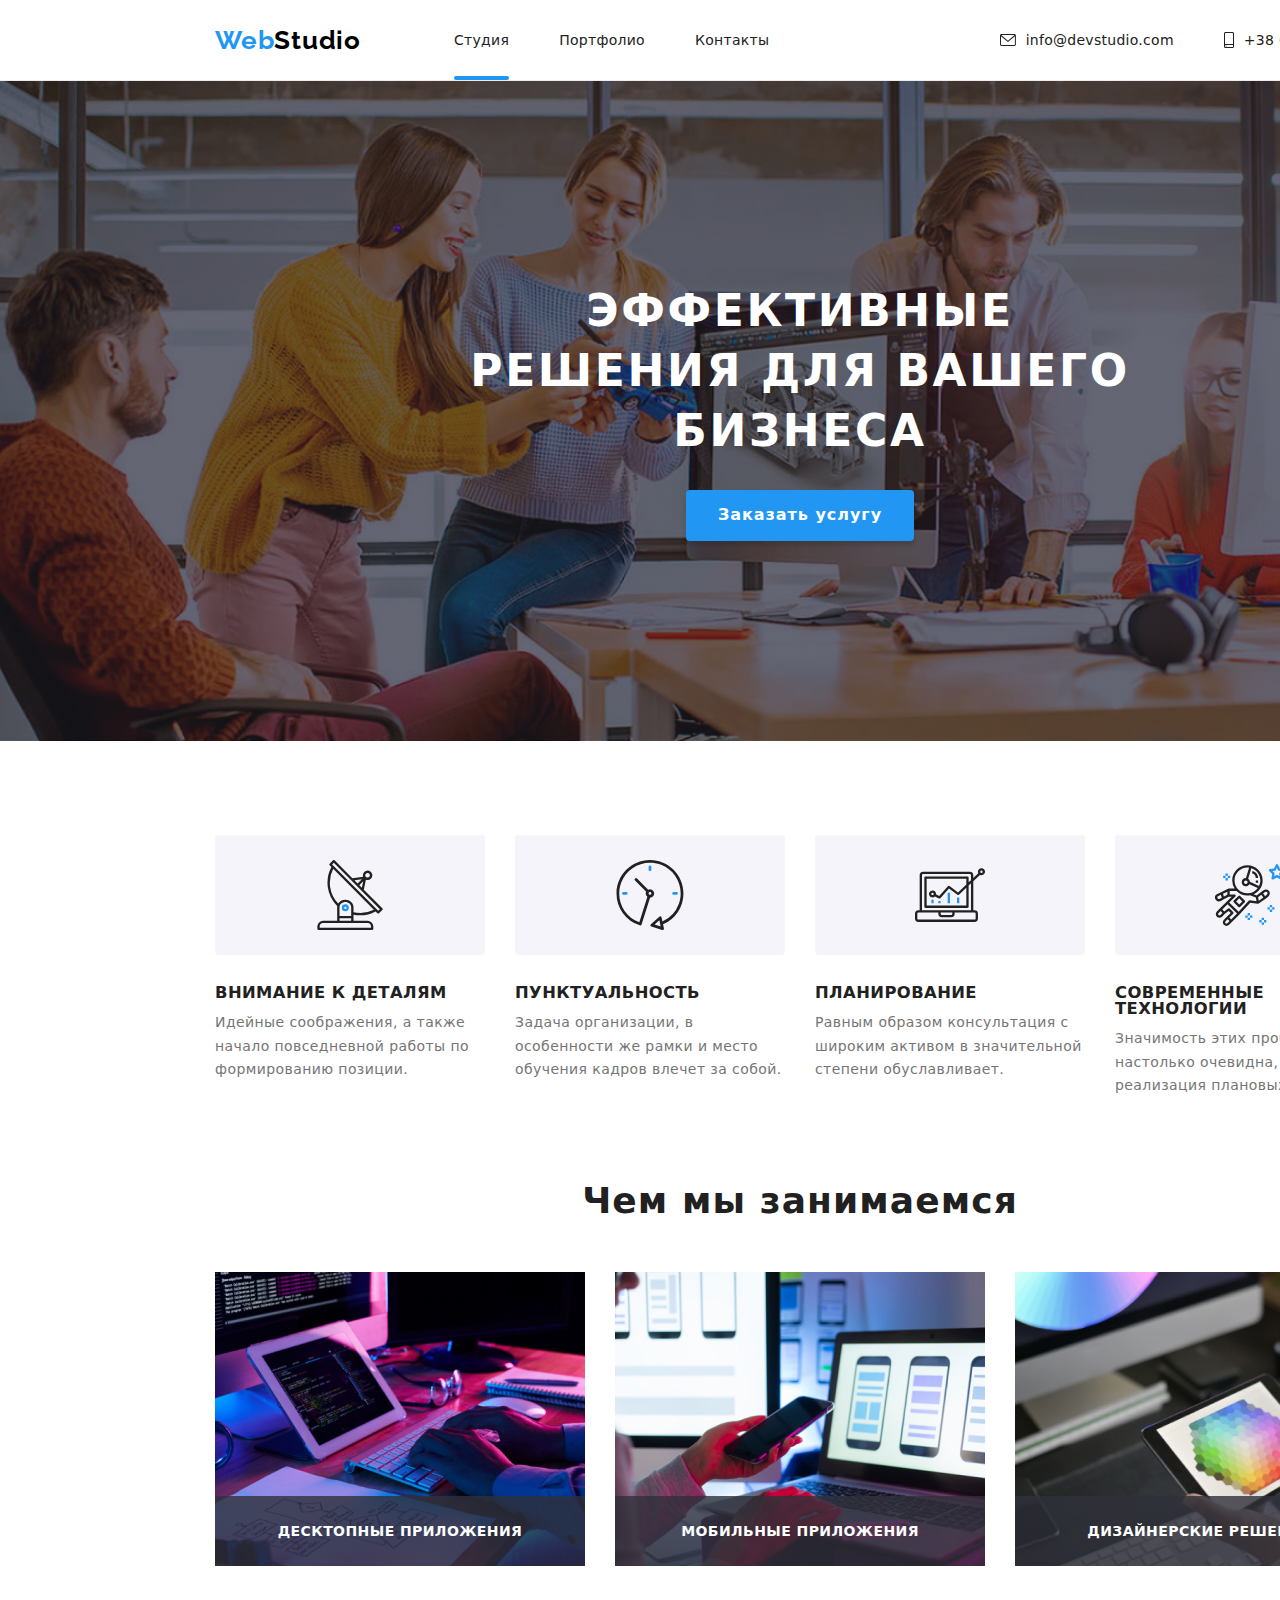
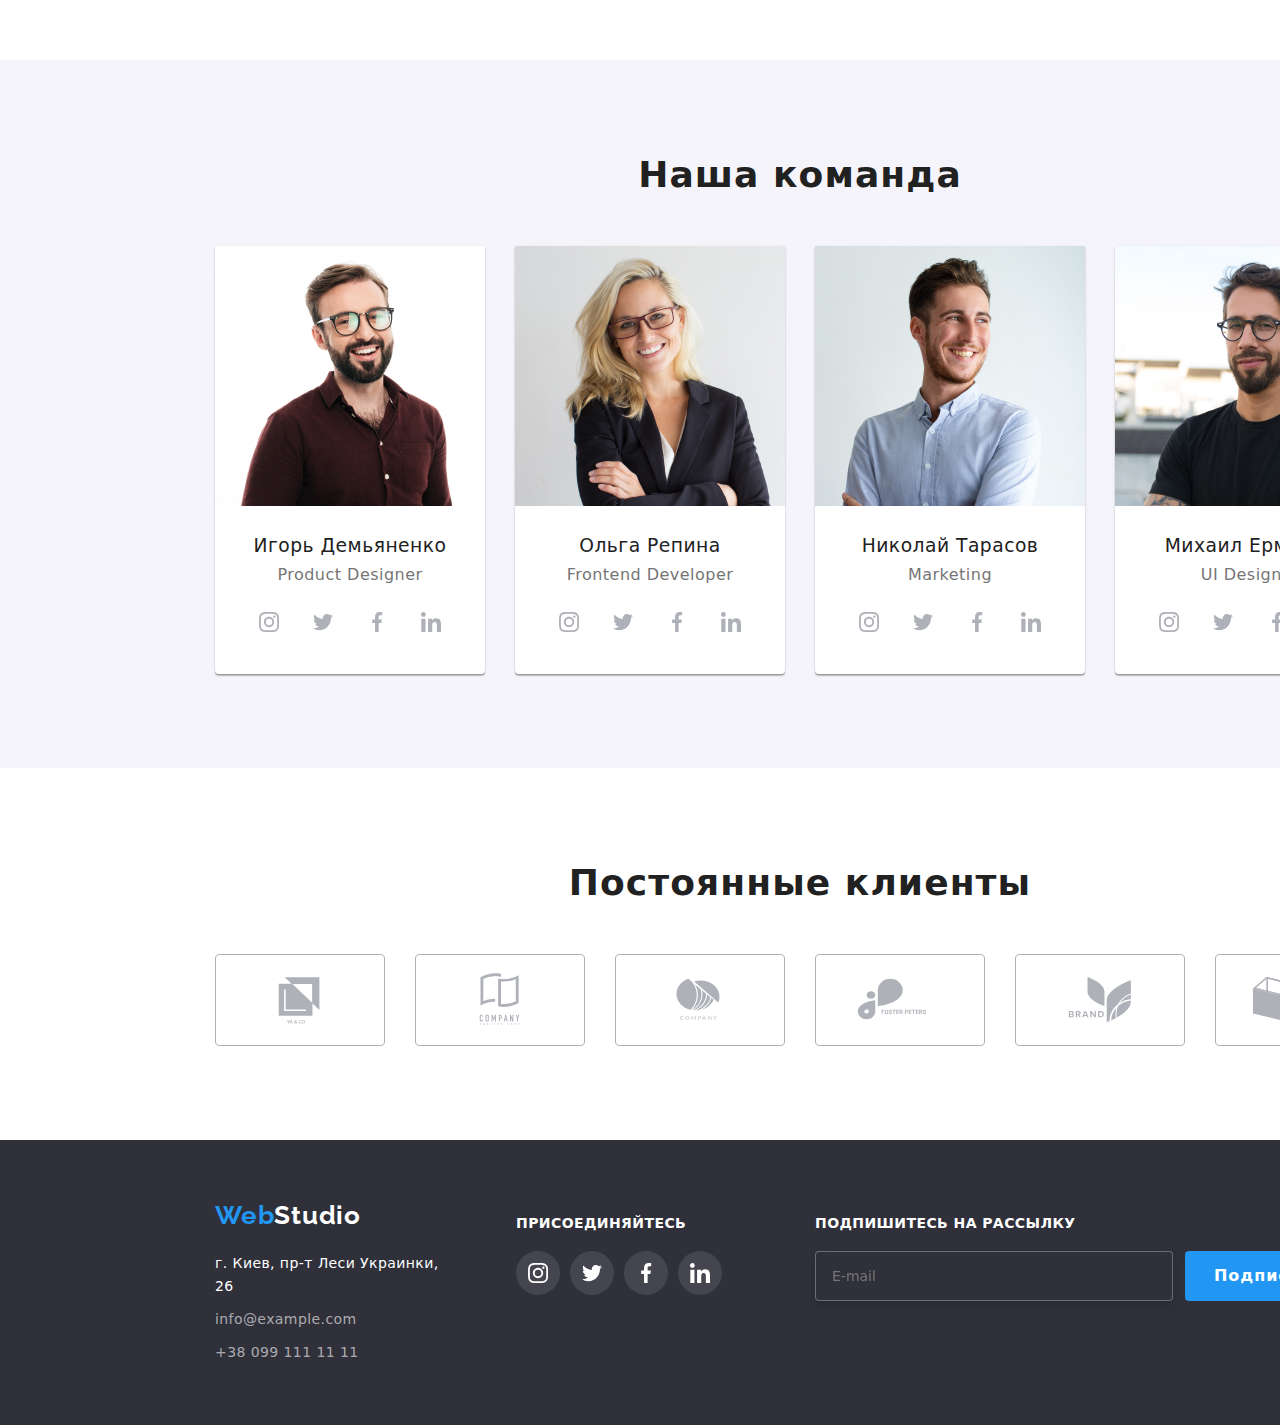
<file: index.html>
<!DOCTYPE html>
<html lang="ru">
  <head>
    <meta charset="UTF-8" />
    <meta name="viewport" content="width-device-width, initial-scale=1.0" />
    <title>Студія</title>
    <link
      rel="stylesheet"
      href="https://cdnjs.cloudflare.com/ajax/libs/animate.css/4.1.1/animate.min.css"
    />
    <link rel="stylesheet" href="./css/main.min.css" />
    <link rel="stylesheet" href="./css/styles.css" />
    <link rel="preconnect" href="https://fonts.googleapis.com" />
    <link rel="preconnect" href="https://fonts.gstatic.com" crossorigin />
    <link
      rel="stylesheet"
      href="https://fonts.googleapis.com/css2?family=Raleway:wght@700&family=Roboto:wght@400;500;700;900&display=swap"
    />
    <link
      rel="stylesheet"
      href="https://cdnjs.cloudflare.com/ajax/libs/modern-normalize/1.1.0/modern-normalize.min.css"
    />
  </head>

  <body class="body" data-body>
    <!-- Section header -->
    <header class="header line">
      <div class="container header__container">
        <nav class="header__nav">
          <!-- Секція Меню навігації -->
          <a class="header__logo link" href="./index.html"
            >Web<span class="header__logo-part2">Studio</span></a
          >
          <ul class="header__list list">
            <li class="header__list-item">
              <a class="header__link link__studio-cl link" href="./index.html">Студия</a>
            </li>
            <li class="header__list-item">
              <a class="header__link link" href="./portfolio.html">Портфолио</a>
            </li>
            <li class="header__list-item">
              <a class="header__link link" href="">Контакты</a>
            </li>
          </ul>
        </nav>
        <!-- Секція Меню навігації Контакти -->
        <div class="header__group">
          <ul class="header__list list">
            <li class="link__item">
              <a class="header__link link__mail link" href="mailto:info@devstudio.com">
                <svg class="link__mail-icon" width="16" height="12">
                  <use href="./images/icons.svg#icon-mail"></use>
                </svg>
                info@devstudio.com
              </a>
            </li>
            <li class="link__item">
              <a class="header__link link__tel link" href="tel:+380961111111">
                <svg class="link__mail-icon" width="10" height="16">
                  <use href="./images/icons.svg#icon-smartphone"></use>
                </svg>
                +38 096 111 11 11
              </a>
            </li>
          </ul>
        </div>
      </div>
    </header>

    <!-- Секція Основна -->
    <main>
      <!-- Секція Заголовок -->
      <section class="header-main">
        <div class="container header-main-container">
          <h1 class="header-txt">Эффективные решения для вашего бизнеса</h1>
          <button class="btn" type="button" data-modal-open>Заказать услугу</button>
        </div>
      </section>

      <!-- Секція Модальне вікно -->
      <div class="backdrop is-hidden" data-modal>
        <div class="modal">
          <button class="modal__close-btn" type="button" data-modal-close>
            <svg width="18px" height="18px">
              <use href="./images/icons.svg#icon-close_btn"></use>
            </svg>
          </button>

          <form class="signup-form" name="signup-form" autocomplete="on" novalidate>
            <strong class="modal-title">Оставьте свои данные, мы вам перезвоним</strong>
            <label class="input-data input-data-name">
              <span class="modal-name">Имя</span>
              <input class="input-area" type="text" name="name" />
              <svg class="icon icon-modal-person" width="18px" height="18px">
                <use xlink:href="./images/icons.svg#icon-modal-person"></use>
              </svg>
            </label>
            <label class="input-data">
              <span class="modal-tel">Телефон</span>
              <input class="input-area" type="tel" name="phone" />
              <svg class="icon icon-modal-phone" width="18px" height="18px">
                <use xlink:href="./images/icons.svg#icon-modal-phone"></use>
              </svg>
            </label>
            <label class="input-data">
              <span class="modal-email">Почта</span>
              <input class="input-area" type="email" name="email" />
              <svg class="icon icon-modal-email" width="18px" height="18px">
                <use xlink:href="./images/icons.svg#icon-modal-email"></use>
              </svg>
            </label>
            <label class="input-data">
              <span class="modal-message">Комментарий</span>
              <textarea
                class="input-area-box modal-message-txt"
                name="message"
                cols="30"
                rows="10"
                placeholder="Введите текст"
              ></textarea>
            </label>
            <label class="checkbox">
              <input
                class="checkbox-sqr visually-hidden"
                type="checkbox"
                name="checkbox"
                value="check-mark"
              />
              <svg class="icon icon-modal-box" width="16px" height="15px">
                <use xlink:href="./images/icons.svg#icon-checked"></use>
              </svg>
              Соглашаюсь с рассылкой и принимаю
              <span>
                <a class="agreement-link link" href="">Условия договора</a>
              </span>
            </label>

            <button class="btn" type="submit">Отправить</button>
          </form>
        </div>
      </div>

      <!-- Секція Особливості -->
      <section class="features">
        <div class="container features__container">
          <h2 hidden>Особенности</h2>
          <ul class="features__list list">
            <li class="features__list-item">
              <div class="features__img-box">
                <svg class="features__icon" width="70" height="70">
                  <use href="./images/icons.svg#icon-antenna"></use>
                </svg>
              </div>
              <h3 class="features__title">Внимание к деталям</h3>
              <p class="features__txt">
                Идейные соображения, а также начало повседневной работы по формированию позиции.
              </p>
            </li>
            <li class="features__list-item">
              <div class="features__img-box">
                <svg class="features__icon" width="70" height="70">
                  <use href="./images/icons.svg#icon-clock"></use>
                </svg>
              </div>
              <h3 class="features__title">Пунктуальность</h3>
              <p class="features__txt">
                Задача организации, в особенности же рамки и место обучения кадров влечет за собой.
              </p>
            </li>
            <li class="features__list-item">
              <div class="features__img-box">
                <svg class="features__icon" width="70" height="70">
                  <use href="./images/icons.svg#icon-diagram"></use>
                </svg>
              </div>
              <h3 class="features__title">Планирование</h3>
              <p class="features__txt">
                Равным образом консультация с широким активом в значительной степени обуславливает.
              </p>
            </li>
            <li class="features__list-item">
              <div class="features__img-box">
                <svg class="features__icon" width="70" height="70">
                  <use href="./images/icons.svg#icon-astronaut"></use>
                </svg>
              </div>
              <h3 class="features__title">Современные технологии</h3>
              <p class="features__txt">
                Значимость этих проблем настолько очевидна, что реализация плановых заданий.
              </p>
            </li>
          </ul>
        </div>
      </section>

      <!-- Секція Чим ми займаємося -->
      <section class="our-work">
        <div class="container our-work-container">
          <h2 class="title our-work-title">Чем мы занимаемся</h2>
          <ul class="our-work-list list">
            <li class="work-list-item">
              <img
                class="our-work-img"
                src="./images/portfolio/portfolio-1.jpg"
                alt="Компьютер"
                width="370"
                height="294"
              />
              <p class="work-item-title">Десктопные приложения</p>
            </li>
            <li class="work-list-item">
              <img
                class="our-work-img"
                src="./images/portfolio/portfolio-2.jpg"
                alt="Ноутбук"
                width="370"
                height="294"
              />
              <p class="work-item-title">Мобильные приложения</p>
            </li>
            <li class="work-list-item">
              <img
                class="our-work-img"
                src="./images/portfolio/portfolio-3.jpg"
                alt="Планшет"
                width="370"
                height="294"
              />
              <p class="work-item-title">Дизайнерские решения</p>
            </li>
          </ul>
        </div>
      </section>

      <!-- Секція Наша команда -->
      <section class="our-team">
        <div class="container our-team-container">
          <h2 class="title our-team-title">Наша команда</h2>
          <ul class="team-list list">
            <li class="team-mate team-list-item">
              <img
                src="./images/team/teammate-1.jpg"
                alt="Игорь Демьяненко"
                width="270"
                height="260"
              />
              <h3 class="name">Игорь Демьяненко</h3>
              <p class="position" lang="en">Product Designer</p>
              <ul class="social-media list">
                <li class="social-media-item">
                  <a
                    class="social-media-link link"
                    href=""
                    target="_blank"
                    rel="noopener noreffer"
                    aria-label="instagram"
                  >
                    <svg class="social-media-icon" width="20" height="20">
                      <use href="./images/icons.svg#icon-instagram"></use>
                    </svg>
                  </a>
                </li>
                <li class="social-media-item">
                  <a
                    class="social-media-link link"
                    href=""
                    target="_blank"
                    rel="noopener noreffer"
                    aria-label="twitter"
                  >
                    <svg class="social-media-icon" width="20" height="20">
                      <use href="./images/icons.svg#icon-twitter"></use>
                    </svg>
                  </a>
                </li>
                <li class="social-media-item">
                  <a
                    class="social-media-link link"
                    href=""
                    target="_blank"
                    rel="noopener noreffer"
                    aria-label="facebook"
                  >
                    <svg class="social-media-icon" width="20" height="20">
                      <use href="./images/icons.svg#icon-facebook"></use>
                    </svg>
                  </a>
                </li>
                <li class="social-media-item">
                  <a
                    class="social-media-link link"
                    href=""
                    target="_blank"
                    rel="noopener noreffer"
                    aria-label="linkedin"
                  >
                    <svg class="social-media-icon" width="20" height="20">
                      <use href="./images/icons.svg#icon-linkedin"></use>
                    </svg>
                  </a>
                </li>
              </ul>
            </li>
            <li class="team-mate team-list-item">
              <img src="./images/team/teammate-2.jpg" alt="Ольга Репина" width="270" height="260" />
              <h3 class="name">Ольга Репина</h3>
              <p class="position" lang="en">Frontend Developer</p>
              <ul class="social-media list">
                <li class="social-media-item">
                  <a
                    class="social-media-link link"
                    href=""
                    target="_blank"
                    rel="noopener noreffer"
                    aria-label="instagram"
                  >
                    <svg class="social-media-icon" width="20" height="20">
                      <use href="./images/icons.svg#icon-instagram"></use>
                    </svg>
                  </a>
                </li>
                <li class="social-media-item">
                  <a
                    class="social-media-link link"
                    href=""
                    target="_blank"
                    rel="noopener noreffer"
                    aria-label="twitter"
                  >
                    <svg class="social-media-icon" width="20" height="20">
                      <use href="./images/icons.svg#icon-twitter"></use>
                    </svg>
                  </a>
                </li>
                <li class="social-media-item">
                  <a
                    class="social-media-link link"
                    href=""
                    target="_blank"
                    rel="noopener noreffer"
                    aria-label="facebook"
                  >
                    <svg class="social-media-icon" width="20" height="20">
                      <use href="./images/icons.svg#icon-facebook"></use>
                    </svg>
                  </a>
                </li>
                <li class="social-media-item">
                  <a
                    class="social-media-link link"
                    href=""
                    target="_blank"
                    rel="noopener noreffer"
                    aria-label="linkedin"
                  >
                    <svg class="social-media-icon" width="20" height="20">
                      <use href="./images/icons.svg#icon-linkedin"></use>
                    </svg>
                  </a>
                </li>
              </ul>
            </li>
            <li class="team-mate team-list-item">
              <img
                src="./images/team/teammate-3.jpg"
                alt="Николай Тарасов"
                width="270"
                height="260"
              />
              <h3 class="name">Николай Тарасов</h3>
              <p class="position" lang="en">Marketing</p>
              <ul class="social-media list">
                <li class="social-media-item">
                  <a
                    class="social-media-link link"
                    href=""
                    target="_blank"
                    rel="noopener noreffer"
                    aria-label="instagram"
                  >
                    <svg class="social-media-icon" width="20" height="20">
                      <use href="./images/icons.svg#icon-instagram"></use>
                    </svg>
                  </a>
                </li>
                <li class="social-media-item">
                  <a
                    class="social-media-link link"
                    href=""
                    target="_blank"
                    rel="noopener noreffer"
                    aria-label="twitter"
                  >
                    <svg class="social-media-icon" width="20" height="20">
                      <use href="./images/icons.svg#icon-twitter"></use>
                    </svg>
                  </a>
                </li>
                <li class="social-media-item">
                  <a
                    class="social-media-link link"
                    href=""
                    target="_blank"
                    rel="noopener noreffer"
                    aria-label="facebook"
                  >
                    <svg class="social-media-icon" width="20" height="20">
                      <use href="./images/icons.svg#icon-facebook"></use>
                    </svg>
                  </a>
                </li>
                <li class="social-media-item">
                  <a
                    class="social-media-link link"
                    href=""
                    target="_blank"
                    rel="noopener noreffer"
                    aria-label="linkedin"
                  >
                    <svg class="social-media-icon" width="20" height="20">
                      <use href="./images/icons.svg#icon-linkedin"></use>
                    </svg>
                  </a>
                </li>
              </ul>
            </li>
            <li class="team-mate team-list-item">
              <img
                src="./images/team/teammate-4.jpg"
                alt="Михаил Ермаков"
                width="270"
                height="260"
              />
              <h3 class="name">Михаил Ермаков</h3>
              <p class="position" lang="en">UI Designer</p>
              <ul class="social-media list">
                <li class="social-media-item">
                  <a
                    class="social-media-link link"
                    href=""
                    target="_blank"
                    rel="noopener noreffer"
                    aria-label="instagram"
                  >
                    <svg class="social-media-icon" width="20" height="20">
                      <use href="./images/icons.svg#icon-instagram"></use>
                    </svg>
                  </a>
                </li>
                <li class="social-media-item">
                  <a
                    class="social-media-link link"
                    href=""
                    target="_blank"
                    rel="noopener noreffer"
                    aria-label="twitter"
                  >
                    <svg class="social-media-icon" width="20" height="20">
                      <use href="./images/icons.svg#icon-twitter"></use>
                    </svg>
                  </a>
                </li>
                <li class="social-media-item">
                  <a
                    class="social-media-link link"
                    href=""
                    target="_blank"
                    rel="noopener noreffer"
                    aria-label="facebook"
                  >
                    <svg class="social-media-icon" width="20" height="20">
                      <use href="./images/icons.svg#icon-facebook"></use>
                    </svg>
                  </a>
                </li>
                <li class="social-media-item">
                  <a
                    class="social-media-link link"
                    href=""
                    target="_blank"
                    rel="noopener noreffer"
                    aria-label="linkedin"
                  >
                    <svg class="social-media-icon" width="20" height="20">
                      <use href="./images/icons.svg#icon-linkedin"></use>
                    </svg>
                  </a>
                </li>
              </ul>
            </li>
          </ul>
        </div>
      </section>

      <!-- Секція Наші клієнти -->
      <section class="our-clients">
        <div class="container our-clients-container">
          <h2 class="title our-clients-title">Постоянные клиенты</h2>
          <ul class="clients-list list">
            <li class="clients-list-item">
              <a class="client-box" href="" target="_blank" aria-label="client1">
                <svg class="client-box-icon" width="106" height="60">
                  <use href="./images/icons.svg#icon-client1"></use>
                </svg>
              </a>
            </li>
            <li class="clients-list-item">
              <a class="client-box" href="" target="_blank" aria-label="client2">
                <svg class="client-box-icon" width="106" height="60">
                  <use href="./images/icons.svg#icon-client2"></use>
                </svg>
              </a>
            </li>
            <li class="clients-list-item">
              <a class="client-box" href="" target="_blank" aria-label="client3">
                <svg class="client-box-icon" width="106" height="60">
                  <use href="./images/icons.svg#icon-client3"></use>
                </svg>
              </a>
            </li>
            <li class="clients-list-item">
              <a class="client-box" href="" target="_blank" aria-label="client4">
                <svg class="client-box-icon" width="106" height="60">
                  <use href="./images/icons.svg#icon-client4"></use>
                </svg>
              </a>
            </li>
            <li class="clients-list-item">
              <a class="client-box" href="" target="_blank" aria-label="client5">
                <svg class="client-box-icon" width="106" height="60">
                  <use href="./images/icons.svg#icon-client5"></use>
                </svg>
              </a>
            </li>
            <li class="clients-list-item">
              <a class="client-box" href="" target="_blank" aria-label="client6">
                <svg class="client-box-icon" width="106" height="60">
                  <use href="./images/icons.svg#icon-client6"></use>
                </svg>
              </a>
            </li>
          </ul>
        </div>
      </section>
    </main>

    <!-- Секція Футер -->
    <footer class="footer">
      <div class="container footer__container">
        <div class="conteiner footer__logo-container">
          <a class="footer__logo-link link" href="./index.html"
            >Web<span class="footer__logo-part2">Studio</span></a
          >
          <address class="footer__address">
            <ul class="footer__list list">
              <li class="footer__address-item">
                <a
                  class="footer__list-item footer__map link"
                  href="https://goo.gl/maps/2WVePu2FKBnyKHRVA"
                  target="_blank"
                  rel="noopener nofollow noreferrer"
                  >г. Киев, пр-т Леси Украинки, 26</a
                >
              </li>
              <li class="footer__address-item">
                <a class="footer__list-item footer__contacts link" href="mailto:info@example.com"
                  >info@example.com</a
                >
              </li>
              <li class="footer__address-item">
                <a class="footer__list-item footer__contacts link" href="tel:+380991111111"
                  >+38 099 111 11 11</a
                >
              </li>
            </ul>
          </address>
        </div>
        <div class="footer__box footer__box-container">
          <h3 class="footer__title">ПРИСОЕДИНЯЙТЕСЬ</h3>
          <ul class="social-media list">
            <li class="social-media-item footer__sm-item">
              <a
                class="social-media-link link"
                href=""
                target="_blank"
                rel="noopener noreffer"
                aria-label="instagram"
              >
                <svg class="footer__sm-icon" width="20" height="20">
                  <use href="./images/icons.svg#icon-instagram"></use>
                </svg>
              </a>
            </li>
            <li class="social-media-item footer__sm-item">
              <a
                class="social-media-link link"
                href=""
                target="_blank"
                rel="noopener noreffer"
                aria-label="twitter"
              >
                <svg class="footer__sm-icon" width="20" height="20">
                  <use href="./images/icons.svg#icon-twitter"></use>
                </svg>
              </a>
            </li>
            <li class="social-media-item footer__sm-item">
              <a
                class="social-media-link link"
                href=""
                target="_blank"
                rel="noopener noreffer"
                aria-label="facebook"
              >
                <svg class="footer__sm-icon" width="20" height="20">
                  <use href="./images/icons.svg#icon-facebook"></use>
                </svg>
              </a>
            </li>
            <li class="social-media-item footer__sm-item">
              <a
                class="social-media-link link"
                href=""
                target="_blank"
                rel="noopener noreffer"
                aria-label="linkedin"
              >
                <svg class="footer__sm-icon" width="20" height="20">
                  <use href="./images/icons.svg#icon-linkedin"></use>
                </svg>
              </a>
            </li>
          </ul>
        </div>
        <div class="footer__subscribe footer__subscribe-container">
          <h3 class="footer__title">Подпишитесь на рассылку</h3>
          <form class="subscribe" name="subscribe_form" autocomplete="on" novalidate>
            <label class="email">
              <input
                class="footer__subscribe-email"
                type="email"
                name="email"
                placeholder="E-mail"
              />
            </label>
            <button class="subscribe-btn" type="submit">
              Подписаться
              <svg class="icon footer__icon-icon_send" width="24" height="24">
                <use href="./images/icons.svg#icon-icon_send"></use>
              </svg>
            </button>
          </form>
        </div>
      </div>
    </footer>
    <script src="./js/modal.js"></script>
  </body>
</html>
</file>
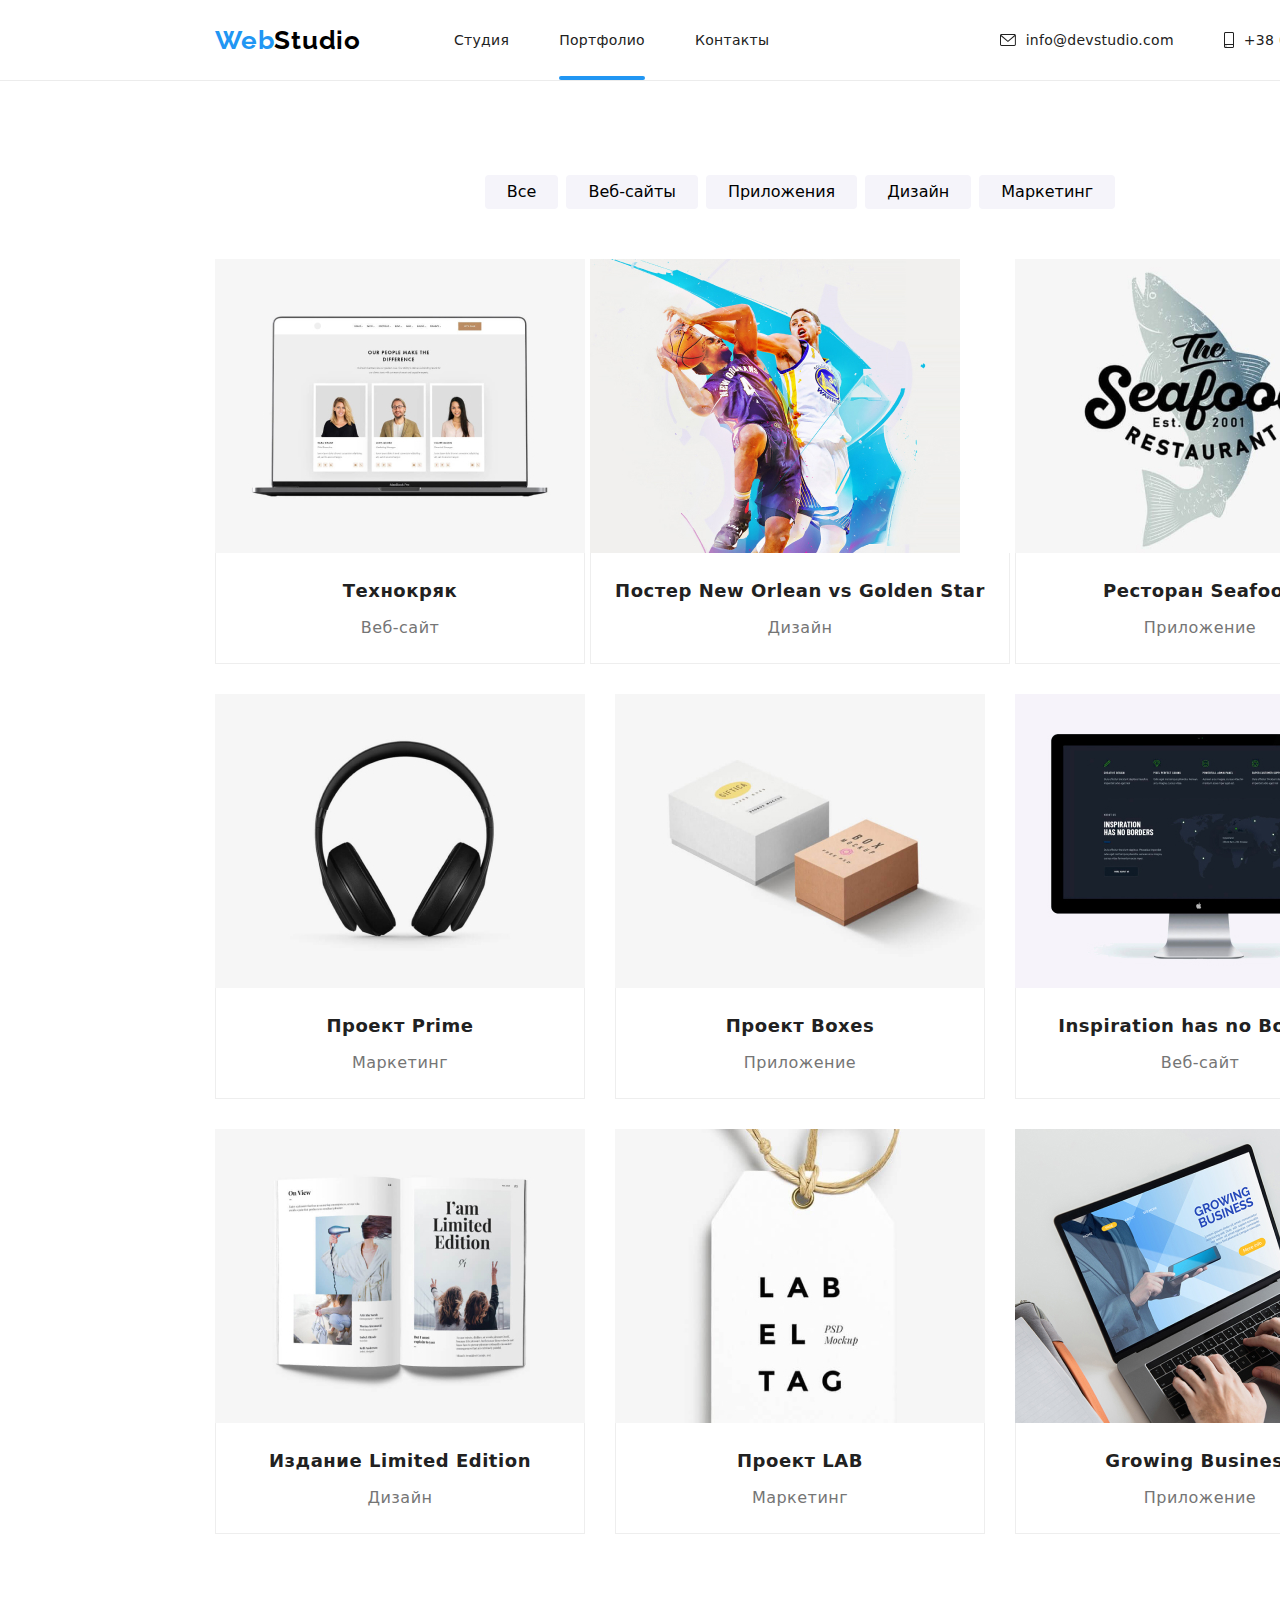
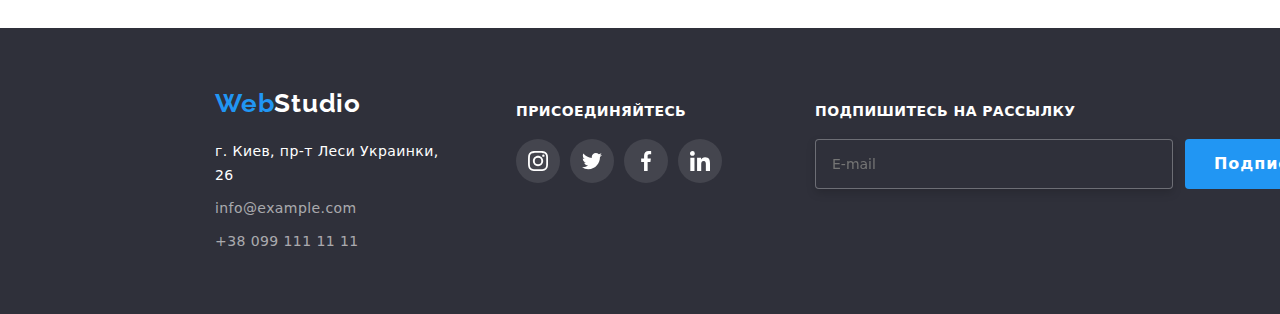
<file: portfolio.html>
<!DOCTYPE html>
<html lang="ru">
  <head>
    <meta charset="UTF-8" />
    <meta name="viewport" content="width-device-width, initial-scale=1.0" />
    <title>Студія</title>
    <link
      rel="stylesheet"
      href="https://cdnjs.cloudflare.com/ajax/libs/animate.css/4.1.1/animate.min.css"
    />
    <link rel="stylesheet" href="./css/main.min.css" />
    <link rel="stylesheet" href="./css/styles.css" />
    <link rel="preconnect" href="https://fonts.googleapis.com" />
    <link rel="preconnect" href="https://fonts.gstatic.com" crossorigin />
    <link
      rel="stylesheet"
      href="https://fonts.googleapis.com/css2?family=Raleway:wght@700&family=Roboto:wght@400;500;700;900&display=swap"
    />
    <link
      rel="stylesheet"
      href="https://cdnjs.cloudflare.com/ajax/libs/modern-normalize/1.1.0/modern-normalize.min.css"
    />
  </head>

  <body class="body">
    <!-- Section header -->
    <header class="header line">
      <div class="container header__container">
        <nav class="header__nav">
          <!-- Секція Меню навігації -->

          <a class="header__logo link" href="./index.html"
            >Web<span class="header__logo-part2">Studio</span></a
          >
          <ul class="header__list list">
            <li class="header__list-item">
              <a class="header__link link" href="./index.html">Студия</a>
            </li>
            <li class="header__list-item">
              <a class="header__link link__portfolio-cl link" href="./portfolio.html">Портфолио</a>
            </li>
            <li class="header__list-item">
              <a class="header__link link" href="">Контакты</a>
            </li>
          </ul>
        </nav>
        <!-- Секція Меню навігації Контакти -->
        <div class="header__group">
          <ul class="header__list list">
            <li class="link__item">
              <a class="header__link link__mail link" href="mailto:info@devstudio.com">
                <svg class="link__mail-icon" width="16" height="12">
                  <use href="./images/icons.svg#icon-mail"></use>
                </svg>
                info@devstudio.com
              </a>
            </li>
            <li class="link__item">
              <a class="header__link link__tel link" href="tel:+380961111111">
                <svg class="link__mail-icon" width="10" height="16">
                  <use href="./images/icons.svg#icon-smartphone"></use>
                </svg>
                +38 096 111 11 11
              </a>
            </li>
          </ul>
        </div>
      </div>
    </header>
    <!-- Секція Основна -->
    <main>
      <section class="portfolio">
        <div class="container portfolio-container">
          <h1 hidden>Портфолио</h1>
          <!-- Section filter -->
          <ul class="filter-list list">
            <li class="filter-list-item">
              <button class="btn-2" type="button">Все</button>
            </li>
            <li class="filter-list-item">
              <button class="btn-2" type="button">Веб-сайты</button>
            </li>
            <li class="filter-list-item">
              <button class="btn-2" type="button">Приложения</button>
            </li>
            <li class="filter-list-item">
              <button class="btn-2" type="button">Дизайн</button>
            </li>
            <li class="filter-list-item">
              <button class="btn-2" type="button">Маркетинг</button>
            </li>
          </ul>
        </div>
        <!-- Section Projects -->
        <div class="container projects-container">
          <ul class="projects-list list">
            <li class="projects-list-items">
              <a class="project-link link" href="">
                <div class="project-box">
                  <img src="./images/portfolio-page/project1.jpg" alt="" width="370" height="294" />
                  <div class="project-item-overlay">
                    <p>
                      Ресурс предлагает комплексные предложения с разным уровнем функционала и
                      сервисов. Все это позволит посетителю получить исчерпывающие сведения о
                      компании или частном лице.
                    </p>
                  </div>
                </div>
                <div class="projects-item-bottom">
                  <h3 class="projects-title">Технокряк</h3>
                  <p class="projects-category">Веб-сайт</p>
                </div>
              </a>
            </li>
            <li class="projects-list-items">
              <a class="project-link link" href="">
                <div class="project-box">
                  <img src="./images/portfolio-page/project2.jpg" alt="" width="370" height="294" />
                  <div class="project-item-overlay">
                    <p>
                      Ресурс предлагает комплексные предложения с разным уровнем функционала и
                      сервисов. Все это позволит посетителю получить исчерпывающие сведения о
                      компании или частном лице.
                    </p>
                  </div>
                </div>
                <div class="projects-item-bottom">
                  <h3 class="projects-title">Постер New Orlean vs Golden Star</h3>
                  <p class="projects-category">Дизайн</p>
                </div>
              </a>
            </li>
            <li class="projects-list-items">
              <a class="project-link link" href="">
                <div class="project-box">
                  <img src="./images/portfolio-page/project3.jpg" alt="" width="370" height="294" />
                  <div class="project-item-overlay">
                    <p>
                      Ресурс предлагает комплексные предложения с разным уровнем функционала и
                      сервисов. Все это позволит посетителю получить исчерпывающие сведения о
                      компании или частном лице.
                    </p>
                  </div>
                </div>
                <div class="projects-item-bottom">
                  <h3 class="projects-title">Ресторан Seafood</h3>
                  <p class="projects-category">Приложение</p>
                </div>
              </a>
            </li>
            <li class="projects-list-items">
              <a class="project-link link" href="">
                <div class="project-box">
                  <img src="./images/portfolio-page/project4.jpg" alt="" width="370" height="294" />
                  <div class="project-item-overlay">
                    <p>
                      Ресурс предлагает комплексные предложения с разным уровнем функционала и
                      сервисов. Все это позволит посетителю получить исчерпывающие сведения о
                      компании или частном лице.
                    </p>
                  </div>
                </div>
                <div class="projects-item-bottom">
                  <h3 class="projects-title">Проект Prime</h3>
                  <p class="projects-category">Маркетинг</p>
                </div>
              </a>
            </li>
            <li class="projects-list-items">
              <a class="project-link link" href="">
                <div class="project-box">
                  <img src="./images/portfolio-page/project5.jpg" alt="" width="370" height="294" />
                  <div class="project-item-overlay">
                    <p>
                      Ресурс предлагает комплексные предложения с разным уровнем функционала и
                      сервисов. Все это позволит посетителю получить исчерпывающие сведения о
                      компании или частном лице.
                    </p>
                  </div>
                </div>
                <div class="projects-item-bottom">
                  <h3 class="projects-title">Проект Boxes</h3>
                  <p class="projects-category">Приложение</p>
                </div>
              </a>
            </li>
            <li class="projects-list-items">
              <a class="project-link link" href="">
                <div class="project-box">
                  <img src="./images/portfolio-page/project6.jpg" alt="" width="370" height="294" />
                  <div class="project-item-overlay">
                    <p>
                      Ресурс предлагает комплексные предложения с разным уровнем функционала и
                      сервисов. Все это позволит посетителю получить исчерпывающие сведения о
                      компании или частном лице.
                    </p>
                  </div>
                </div>
                <div class="projects-item-bottom">
                  <h3 class="projects-title">Inspiration has no Borders</h3>
                  <p class="projects-category">Веб-сайт</p>
                </div>
              </a>
            </li>
            <li class="projects-list-items">
              <a class="project-link link" href="">
                <div class="project-box">
                  <img src="./images/portfolio-page/project7.jpg" alt="" width="370" height="294" />
                  <div class="project-item-overlay">
                    <p>
                      Ресурс предлагает комплексные предложения с разным уровнем функционала и
                      сервисов. Все это позволит посетителю получить исчерпывающие сведения о
                      компании или частном лице.
                    </p>
                  </div>
                </div>
                <div class="projects-item-bottom">
                  <h3 class="projects-title">Издание Limited Edition</h3>
                  <p class="projects-category">Дизайн</p>
                </div>
              </a>
            </li>
            <li class="projects-list-items">
              <a class="project-link link" href="">
                <div class="project-box">
                  <img src="./images/portfolio-page/project8.jpg" alt="" width="370" height="294" />
                  <div class="project-item-overlay">
                    <p>
                      Ресурс предлагает комплексные предложения с разным уровнем функционала и
                      сервисов. Все это позволит посетителю получить исчерпывающие сведения о
                      компании или частном лице.
                    </p>
                  </div>
                </div>
                <div class="projects-item-bottom">
                  <h3 class="projects-title">Проект LAB</h3>
                  <p class="projects-category">Маркетинг</p>
                </div>
              </a>
            </li>
            <li class="projects-list-items">
              <a class="project-link link" href="">
                <div class="project-box">
                  <img src="./images/portfolio-page/project9.jpg" alt="" width="370" height="294" />
                  <div class="project-item-overlay">
                    <p>
                      Ресурс предлагает комплексные предложения с разным уровнем функционала и
                      сервисов. Все это позволит посетителю получить исчерпывающие сведения о
                      компании или частном лице.
                    </p>
                  </div>
                </div>
                <div class="projects-item-bottom">
                  <h3 class="projects-title">Growing Business</h3>
                  <p class="projects-category">Приложение</p>
                </div>
              </a>
            </li>
          </ul>
        </div>
      </section>
    </main>
    <!-- Секція Футер -->
    <footer class="footer">
      <div class="container footer__container">
        <div class="conteiner footer__logo-container">
          <a class="footer__logo-link link" href="./index.html"
            >Web<span class="footer__logo-part2">Studio</span></a
          >
          <address class="footer__address">
            <ul class="footer__list list">
              <li class="footer__address-item">
                <a
                  class="footer__list-item footer__map link"
                  href="https://goo.gl/maps/2WVePu2FKBnyKHRVA"
                  target="_blank"
                  rel="noopener nofollow noreferrer"
                  >г. Киев, пр-т Леси Украинки, 26</a
                >
              </li>
              <li class="footer__address-item">
                <a class="footer__list-item footer__contacts link" href="mailto:info@example.com"
                  >info@example.com</a
                >
              </li>
              <li class="footer__address-item">
                <a class="footer__list-item footer__contacts link" href="tel:+380991111111"
                  >+38 099 111 11 11</a
                >
              </li>
            </ul>
          </address>
        </div>
        <div class="footer__box footer__box-container">
          <h3 class="footer__title">ПРИСОЕДИНЯЙТЕСЬ</h3>
          <ul class="social-media list">
            <li class="social-media-item footer__sm-item">
              <a
                class="social-media-link link"
                href=""
                target="_blank"
                rel="noopener noreffer"
                aria-label="instagram"
              >
                <svg class="footer__sm-icon" width="20" height="20">
                  <use href="./images/icons.svg#icon-instagram"></use>
                </svg>
              </a>
            </li>
            <li class="social-media-item footer__sm-item">
              <a
                class="social-media-link link"
                href=""
                target="_blank"
                rel="noopener noreffer"
                aria-label="twitter"
              >
                <svg class="footer__sm-icon" width="20" height="20">
                  <use href="./images/icons.svg#icon-twitter"></use>
                </svg>
              </a>
            </li>
            <li class="social-media-item footer__sm-item">
              <a
                class="social-media-link link"
                href=""
                target="_blank"
                rel="noopener noreffer"
                aria-label="facebook"
              >
                <svg class="footer__sm-icon" width="20" height="20">
                  <use href="./images/icons.svg#icon-facebook"></use>
                </svg>
              </a>
            </li>
            <li class="social-media-item footer__sm-item">
              <a
                class="social-media-link link"
                href=""
                target="_blank"
                rel="noopener noreffer"
                aria-label="linkedin"
              >
                <svg class="footer__sm-icon" width="20" height="20">
                  <use href="./images/icons.svg#icon-linkedin"></use>
                </svg>
              </a>
            </li>
          </ul>
        </div>
        <div class="footer__subscribe footer__subscribe-container">
          <h3 class="footer__title">Подпишитесь на рассылку</h3>
          <form class="subscribe" name="subscribe_form" autocomplete="on" novalidate>
            <label class="email">
              <input
                class="footer__subscribe-email"
                type="email"
                name="email"
                placeholder="E-mail"
              />
            </label>
            <button class="subscribe-btn" type="submit">
              Подписаться
              <svg class="icon footer__icon-icon_send" width="24" height="24">
                <use href="./images/icons.svg#icon-icon_send"></use>
              </svg>
            </button>
          </form>
        </div>
      </div>
    </footer>
  </body>
</html>
</file>
<file: css/styles.css>

</file>
<file: css/main.min.css>
:root{--brand-color: #2196f3;--txt-body-color: #212121;--txt-main-color: #ffffff;--txt-secondary-color: #757575;--background-color: #2f303a;--team-background-color: #f5f4fa;--social-link-color: #afb1b8;--animation-duration: 250ms;--timing-function: cubic-bezier(0.4, 0, 0.2, 1)}body{margin:0;font-family:"Roboto",sans-serif;font-style:normal;font-size:14px;color:var(--txt-body-color);width:1600px;background-color:#e5e5e5;text-align:center}body.no-scroll{overflow:hidden}h1,h2,h3,h4,p{margin:0}img{display:block;max-width:100%;height:auto}.link{text-decoration:none;-webkit-transition:color,var(--animation-duration),cubic-bezier(0.4, 0, 0.2, 1);transition:color,var(--animation-duration),cubic-bezier(0.4, 0, 0.2, 1)}.link__mail-icon,.link__tel-icon{margin-right:10px}.link__studio-cl,.link__portfolio-cl{position:relative;display:-webkit-box;display:-ms-flexbox;display:flex;-webkit-box-align:center;-ms-flex-align:center;align-items:center;color:var(--brand-color);height:80px}.link__studio-cl::after,.link__portfolio-cl::after{content:"";position:absolute;bottom:0;left:0;width:100%;height:4px;display:inline-block;background:var(--brand-color);border-radius:2px}.header__group{margin-left:auto}.link__tel{margin-left:50px}.link__mail,.link__tel{display:-webkit-box;display:-ms-flexbox;display:flex;-webkit-box-align:center;-ms-flex-align:center;align-items:center;color:var(--txt-secondary-color)}.link__mail-icon,.link__tel-icon{fill:currentColor}.link:hover,.link:focus{color:var(--brand-color)}.agreement-link{margin-left:5px;-webkit-text-decoration-line:underline;text-decoration-line:underline;color:var(--brand-color)}.list{list-style:none;margin:0;padding:0}.features__list{display:-webkit-box;display:-ms-flexbox;display:flex;-webkit-box-orient:horizontal;-webkit-box-direction:normal;-ms-flex-direction:row;flex-direction:row;-webkit-box-align:center;-ms-flex-align:center;align-items:center}.features__list-item{width:270px;height:251px}.features__list-item:not(:last-child){margin-right:30px}.our-work-list{display:-webkit-box;display:-ms-flexbox;display:flex;-webkit-box-orient:horizontal;-webkit-box-direction:normal;-ms-flex-direction:row;flex-direction:row}.work-list-item{position:relative}.work-list-item:not(:last-child){margin-right:30px}.team-list{font-size:16px;line-height:19px;letter-spacing:.03em;display:-webkit-box;display:-ms-flexbox;display:flex;-webkit-box-orient:horizontal;-webkit-box-direction:normal;-ms-flex-direction:row;flex-direction:row;-webkit-box-align:center;-ms-flex-align:center;align-items:center;margin-top:50px}.team-list-item:not(:last-child){margin-right:30px}.clients-list{display:-webkit-box;display:-ms-flexbox;display:flex;-webkit-box-orient:horizontal;-webkit-box-direction:normal;-ms-flex-direction:row;flex-direction:row;-webkit-box-align:center;-ms-flex-align:center;align-items:center;-webkit-box-pack:center;-ms-flex-pack:center;justify-content:center;gap:30px}.filter-list{display:block;margin-left:auto;margin-right:auto;display:-webkit-box;display:-ms-flexbox;display:flex;-webkit-box-orient:horizontal;-webkit-box-direction:normal;-ms-flex-direction:row;flex-direction:row;-webkit-box-align:center;-ms-flex-align:center;align-items:center;-webkit-box-pack:center;-ms-flex-pack:center;justify-content:center;margin-bottom:50px}.filter-list-item:not(:last-child){margin-right:8px}.projects-list{display:-webkit-box;display:-ms-flexbox;display:flex;-ms-flex-wrap:wrap;flex-wrap:wrap;-webkit-box-pack:justify;-ms-flex-pack:justify;justify-content:space-between;row-gap:30px}.projects-list-items{-webkit-transition-property:color,background-color,-webkit-box-shadow;transition-property:color,background-color,-webkit-box-shadow;transition-property:color,background-color,box-shadow;transition-property:color,background-color,box-shadow,-webkit-box-shadow;-webkit-transition-duration:var(--animation-duration);transition-duration:var(--animation-duration);-webkit-transition-timing-function:cubic-bezier(0.4, 0, 0.2, 1);transition-timing-function:cubic-bezier(0.4, 0, 0.2, 1)}.projects-list-items:hover,.projects-list-items:focus{background:#fff;-webkit-box-shadow:0px 1px 1px rgba(0,0,0,.12),0px 4px 4px rgba(0,0,0,.06),1px 4px 6px rgba(0,0,0,.16);box-shadow:0px 1px 1px rgba(0,0,0,.12),0px 4px 4px rgba(0,0,0,.06),1px 4px 6px rgba(0,0,0,.16)}.projects-list-items:hover .project-item-overlay{-webkit-transition-property:color,background-color,-webkit-box-shadow;transition-property:color,background-color,-webkit-box-shadow;transition-property:color,background-color,box-shadow;transition-property:color,background-color,box-shadow,-webkit-box-shadow;-webkit-transform:translatey(0);transform:translatey(0);-webkit-transition:-webkit-transform var(--animation-duration) cubic-bezier(0.4, 0, 0.2, 1);transition:-webkit-transform var(--animation-duration) cubic-bezier(0.4, 0, 0.2, 1);transition:transform var(--animation-duration) cubic-bezier(0.4, 0, 0.2, 1);transition:transform var(--animation-duration) cubic-bezier(0.4, 0, 0.2, 1), -webkit-transform var(--animation-duration) cubic-bezier(0.4, 0, 0.2, 1)}.footer__list{width:231px}.btn{background-color:var(--brand-color);-webkit-box-shadow:0px 4px 4px rgba(0,0,0,.15);box-shadow:0px 4px 4px rgba(0,0,0,.15);border-radius:4px;border:none;font-weight:700;font-size:16px;line-height:1.88;display:-webkit-box;display:-ms-flexbox;display:flex;-webkit-box-align:center;-ms-flex-align:center;align-items:center;letter-spacing:.06em;cursor:pointer;color:var(--txt-main-color);align-items:center;margin-left:auto;margin-right:auto;padding:10px 32px;-webkit-transition-property:background-color;transition-property:background-color;-webkit-transition-duration:var(--animation-duration);transition-duration:var(--animation-duration);-webkit-transition-timing-function:cubic-bezier(0.4, 0, 0.2, 1);transition-timing-function:cubic-bezier(0.4, 0, 0.2, 1)}.btn:hover,.btn:focus{background-color:#188ce8;border:none;cursor:pointer}.modal__close-btn{position:absolute;top:0;right:0;width:30px;height:30px;-webkit-transform:translate(-25%, 25%);transform:translate(-25%, 25%);border-radius:50%;border:1px solid rgba(0,0,0,.1);background-color:#fff;padding:0px;display:-webkit-box;display:-ms-flexbox;display:flex;-webkit-box-align:center;-ms-flex-align:center;align-items:center;-webkit-box-pack:center;-ms-flex-pack:center;justify-content:center;cursor:pointer}.btn-2{background-color:#f5f4fa;border-radius:4px;border:none;font-style:normal;font-weight:500;font-size:16px;line-height:26px;line-height:1.39;text-align:center;vertical-align:top;letter-spacing:3%;cursor:pointer;padding:6px 22px;-webkit-transition:background-color var(--animation-duration) var(--timing-function),color var(--animation-duration) var(--timing-function),-webkit-box-shadow var(--animation-duration) var(--timing-function);transition:background-color var(--animation-duration) var(--timing-function),color var(--animation-duration) var(--timing-function),-webkit-box-shadow var(--animation-duration) var(--timing-function);transition:background-color var(--animation-duration) var(--timing-function),color var(--animation-duration) var(--timing-function),box-shadow var(--animation-duration) var(--timing-function);transition:background-color var(--animation-duration) var(--timing-function),color var(--animation-duration) var(--timing-function),box-shadow var(--animation-duration) var(--timing-function),-webkit-box-shadow var(--animation-duration) var(--timing-function)}.btn-2:hover,.btn-2:focus{background-color:var(--brand-color);color:var(--txt-main-color);-webkit-box-shadow:0px 3px 1px rgba(0,0,0,.1),0px 1px 2px rgba(0,0,0,.08),0px 2px 2px rgba(0,0,0,.12);box-shadow:0px 3px 1px rgba(0,0,0,.1),0px 1px 2px rgba(0,0,0,.08),0px 2px 2px rgba(0,0,0,.12);border-radius:4px}.subscribe-btn{position:relative;left:370px;width:200px;height:50px;padding-left:29px;gap:10px;font-weight:700;font-size:16px;line-height:30px;display:-webkit-box;display:-ms-flexbox;display:flex;-webkit-box-align:center;-ms-flex-align:center;align-items:center;text-align:center;letter-spacing:.06em;color:var(--txt-main-color);background-color:var(--brand-color);border:none;border-radius:4px}.subscribe-btn:hover,.subscribe-btn:focus{background-color:#188ce8;border:none;-webkit-box-shadow:0px 4px 4px rgba(0,0,0,.15);box-shadow:0px 4px 4px rgba(0,0,0,.15);cursor:pointer}.container{margin-left:auto;margin-right:auto;width:1200px;padding-left:15px;padding-right:15px}.header-main-container{padding-top:200px;padding-bottom:200px}.features__container{display:-webkit-box;display:-ms-flexbox;display:flex;-webkit-box-orient:horizontal;-webkit-box-direction:normal;-ms-flex-direction:row;flex-direction:row;-webkit-box-align:center;-ms-flex-align:center;align-items:center;padding-top:94px;padding-bottom:94px}.our-work-container{padding-bottom:94px}.portfolio-container{background-color:var(--txt-main-color);padding-top:94px}.footer__container{display:-webkit-box;display:-ms-flexbox;display:flex;text-align:left}.footer__logo-container{margin-right:70px}.footer__subscribe-container{margin-left:93px;width:570px}.social-media{margin-bottom:30px;display:-webkit-box;display:-ms-flexbox;display:flex;-webkit-box-pack:center;-ms-flex-pack:center;justify-content:center;-webkit-box-align:center;-ms-flex-align:center;align-items:center;display:flex;fill:var(--txt-main-color)}.social-media-item:not(:last-child){margin-right:10px}.social-media-link{display:-webkit-box;display:-ms-flexbox;display:flex;-webkit-box-align:center;-ms-flex-align:center;align-items:center;-webkit-box-pack:center;-ms-flex-pack:center;justify-content:center;width:44px;height:44px;border-radius:50%;-webkit-transition-property:background-color;transition-property:background-color;-webkit-transition-duration:var(--animation-duration);transition-duration:var(--animation-duration);-webkit-transition-timing-function:cubic-bezier(0.4, 0, 0.2, 1);transition-timing-function:cubic-bezier(0.4, 0, 0.2, 1)}.social-media-icon{fill:var(--social-link-color);-webkit-transition-property:fill;transition-property:fill;-webkit-transition-duration:var(--animation-duration);transition-duration:var(--animation-duration);-webkit-transition-timing-function:cubic-bezier(0.4, 0, 0.2, 1);transition-timing-function:cubic-bezier(0.4, 0, 0.2, 1)}.social-media-link:hover,.social-media-link:focus{background-color:var(--brand-color)}.social-media-link:hover .social-media-icon,.social-media-link:focus .social-media-icon{fill:#fff}.title{font-weight:700;font-size:36px;line-height:42px;text-align:center;letter-spacing:.03em}.features__title{font-weight:700;line-height:16px;text-transform:uppercase;margin-bottom:10px;text-align:left}.our-work-title{margin-bottom:50px}.modal-title{width:100%;font-weight:700;font-size:20px;line-height:23px;text-align:center;letter-spacing:.03em;color:#212121;margin-bottom:12px}.work-item-title{position:absolute;bottom:0;left:0;display:-webkit-box;display:-ms-flexbox;display:flex;-webkit-box-align:center;-ms-flex-align:center;align-items:center;-webkit-box-pack:center;-ms-flex-pack:center;justify-content:center;width:370px;height:70px;font-weight:700;line-height:16px;letter-spacing:.03em;text-transform:uppercase;color:var(--txt-main-color);background-image:-webkit-gradient(linear, left top, left bottom, from(rgba(47, 48, 58, 0.8)), to(rgba(47, 48, 58, 0.8)));background-image:linear-gradient(rgba(47, 48, 58, 0.8), rgba(47, 48, 58, 0.8))}.our-clients-title{margin-bottom:50px}.projects-title{font-weight:700;font-size:18px;line-height:2;letter-spacing:.03em;color:var(--txt-body-color);margin-left:24px;margin-right:24px;margin-bottom:4px}.footer__title{font-weight:700;font-size:14px;line-height:16px;letter-spacing:.03em;text-transform:uppercase;margin-top:15px;margin-bottom:20px;color:#fff}.line{width:auto;border-bottom:1px solid #ececec}.footer__logo-link{font-family:"Raleway";font-weight:700;font-size:26px;line-height:31px;letter-spacing:.03em;color:var(--brand-color)}.footer__logo-part2{color:#fff}.header{background-color:var(--txt-main-color)}.header__container{display:-webkit-box;display:-ms-flexbox;display:flex;-webkit-box-orient:horizontal;-webkit-box-direction:normal;-ms-flex-direction:row;flex-direction:row;-webkit-box-align:center;-ms-flex-align:center;align-items:center;height:80px}.header__nav{display:-webkit-box;display:-ms-flexbox;display:flex;-webkit-box-orient:horizontal;-webkit-box-direction:normal;-ms-flex-direction:row;flex-direction:row;-webkit-box-align:center;-ms-flex-align:center;align-items:center}.header__logo{font-family:"Raleway";font-weight:700;font-size:26px;line-height:31px;letter-spacing:.03em;color:var(--brand-color);margin-right:93px}.header__logo-part2{color:#000}.header__list{display:-webkit-box;display:-ms-flexbox;display:flex;-webkit-box-orient:horizontal;-webkit-box-direction:normal;-ms-flex-direction:row;flex-direction:row;-webkit-box-align:center;-ms-flex-align:center;align-items:center}.header__list-item:not(:last-child){margin-right:50px}.header__link{display:-webkit-box;display:-ms-flexbox;display:flex;font-weight:500;line-height:16px;letter-spacing:.02em;color:var(--txt-body-color);width:auto}.header-main{background-color:#c4c4c4;max-width:1600px;margin-left:auto;margin-right:auto;background-image:-webkit-gradient(linear, left top, left bottom, from(rgba(47, 48, 58, 0.4)), to(rgba(47, 48, 58, 0.4))),url(../images/header-main.jpg);background-image:linear-gradient(rgba(47, 48, 58, 0.4), rgba(47, 48, 58, 0.4)),url(../images/header-main.jpg);background-repeat:no-repeat;background-position:center;background-size:cover}.header-txt{font-weight:900;font-size:44px;line-height:1.36;text-align:center;letter-spacing:.06em;text-transform:uppercase;color:var(--txt-main-color);width:696px;margin-left:auto;margin-right:auto;margin-bottom:30px}.footer{background-color:var(--background-color);font-size:14px;line-height:1.71;letter-spacing:.03em;padding-top:60px;padding-bottom:60px}.footer__map{font-style:normal;color:var(--txt-main-color)}.footer__contacts{font-style:normal;color:rgba(255,255,255,.6)}.footer__address{margin-top:20px}.footer__address-item:not(:last-child){margin-bottom:9px}.footer__box{padding:0px}.footer__sm-item{background-color:rgba(255,255,255,.1);border-radius:50%}.footer__sm-icon{fill:var(--txt-main-color)}.footer__subscribe-email{position:absolute;width:358px;height:50px;padding-left:16px;margin-right:12px;color:rgba(255,255,255,.6);background-color:#2f303a;border:1px solid rgba(255,255,255,.3);-webkit-filter:drop-shadow(0px 4px 4px rgba(0, 0, 0, 0.15));filter:drop-shadow(0px 4px 4px rgba(0, 0, 0, 0.15));border-radius:4px}.footer__icon-icon_send{fill:var(--txt-main-color)}.backdrop{position:fixed;top:0;left:0;width:100%;height:100%;background-color:rgba(0,0,0,.2);opacity:1;visibility:visible;pointer-events:initial;-webkit-transform:opacity var(--animation-duration),visibility var(--animation-duration);transform:opacity var(--animation-duration),visibility var(--animation-duration)}.backdrop.is-hidden{opacity:0;visibility:hidden;pointer-events:none}.modal{position:absolute;min-width:528px;min-height:auto;top:0;left:0;-webkit-transform:translate(100%, 25%);transform:translate(100%, 25%);background-color:var(--txt-main-color);-webkit-box-shadow:0px 1px 3px rgba(0,0,0,.12),0px 1px 1px rgba(0,0,0,.14),0px 2px 1px rgba(0,0,0,.2);box-shadow:0px 1px 3px rgba(0,0,0,.12),0px 1px 1px rgba(0,0,0,.14),0px 2px 1px rgba(0,0,0,.2);border-radius:4px}.signup-form{display:-webkit-box;display:-ms-flexbox;display:flex;-webkit-box-orient:vertical;-webkit-box-direction:normal;-ms-flex-direction:column;flex-direction:column;padding:40px}.modal-name,.modal-tel,.modal-email,.modal-message{margin-bottom:4px;font-weight:400;font-size:12px;line-height:14px;letter-spacing:.01em;color:var(--txt-secondary-color)}.input-data{display:-webkit-box;display:-ms-flexbox;display:flex;-webkit-box-orient:vertical;-webkit-box-direction:normal;-ms-flex-direction:column;flex-direction:column;-webkit-box-align:start;-ms-flex-align:start;align-items:flex-start;-webkit-box-pack:justify;-ms-flex-pack:justify;justify-content:space-between;margin-bottom:10px}input{padding:8px;font-family:inherit}.input-area-box{border-radius:3px;color:rgba(29,29,29,.9);-webkit-transition:border var(--animation-duration) var(--timing-function);transition:border var(--animation-duration) var(--timing-function)}.input-area-box:hover,.input-area-box:focus{border:1px solid var(--brand-color);border-radius:3px;outline:rgba(0,0,0,0)}.input-area{width:100%;height:40px;margin-top:4px;background-color:rgba(0,0,0,0);outline:rgba(0,0,0,0);border:1px solid rgba(33,33,33,.2);border-radius:4px;padding-left:42px;color:rgba(30,30,30,.9);-webkit-transition:border var(--timing-function) var(--animation-duration);transition:border var(--timing-function) var(--animation-duration)}.input-area:hover,.input-area:focus,.input-area:active{border:1px solid var(--brand-color);outline:rgba(0,0,0,0);color:rgba(29,29,29,.9)}.icon-modal-person,.icon-modal-phone,.icon-modal-email{position:absolute;margin-left:12px;margin-right:12px;outline:rgba(0,0,0,0);-webkit-transform:translateY(180%);transform:translateY(180%);-webkit-transition:fill var(--timing-function) var(--animation-duration);transition:fill var(--timing-function) var(--animation-duration)}.input-area:hover+.icon-modal-person,.input-area:hover+.icon-modal-phone,.input-area:hover+.icon-modal-email,.input-area:focus-within+.icon-modal-person,.input-area:focus-within+.icon-modal-phone,.input-area:focus-within+.icon-modal-email{fill:var(--brand-color)}.checkbox{display:inline-block;-webkit-box-align:center;-ms-flex-align:center;align-items:center;-webkit-box-pack:center;-ms-flex-pack:center;justify-content:center;margin-top:10px;margin-bottom:30px;font-size:14px;line-height:1.71;letter-spacing:.03em;color:var(--txt-secondary-color);border-radius:2px;cursor:pointer}.icon-modal-box{margin-right:9px;display:inline-block;width:16px;height:15px;fill:var(--txt-main-color);outline:1px solid var(--txt-body-color);margin-right:9px;border-radius:2px;cursor:pointer;-webkit-transition:border-color var(--timing-function) var(--animation-duration),outline var(--timing-function) var(--animation-duration);transition:border-color var(--timing-function) var(--animation-duration),outline var(--timing-function) var(--animation-duration)}.checkbox-sqr:checked+.icon-modal-box{background-color:var(--brand-color);border-color:var(--brand-color);outline:2px solid var(--brand-color);-webkit-transition:background-color var(--timing-function) var(--animation-duration),border-color var(--timing-function) var(--animation-duration),outline var(--timing-function) var(--animation-duration);transition:background-color var(--timing-function) var(--animation-duration),border-color var(--timing-function) var(--animation-duration),outline var(--timing-function) var(--animation-duration)}.modal-message-txt{resize:none;width:100%;height:96px;padding:12px 16px}.features{letter-spacing:.03em;background-color:var(--txt-main-color)}.features__img-box{display:-webkit-box;display:-ms-flexbox;display:flex;-webkit-box-pack:center;-ms-flex-pack:center;justify-content:center;padding-top:25px;padding-bottom:25px;background:#f5f4fa;border-radius:4px;-webkit-box-align:center;-ms-flex-align:center;align-items:center;margin-bottom:30px}.features__img{margin:0}.features__txt{line-height:1.71;color:var(--txt-secondary-color);text-align:left}.our-work{background-color:var(--txt-main-color)}.our-work-img{display:block}.our-team{background-color:var(--team-background-color);padding-top:94px;padding-bottom:94px}.team-mate{background-color:var(--txt-main-color);-webkit-box-shadow:0px 1px 3px rgba(0,0,0,.12),0px 1px 1px rgba(0,0,0,.14),0px 2px 1px rgba(0,0,0,.2);box-shadow:0px 1px 3px rgba(0,0,0,.12),0px 1px 1px rgba(0,0,0,.14),0px 2px 1px rgba(0,0,0,.2);border-radius:0px 0px 4px 4px}.name{font-weight:500;text-align:center;margin-top:30px;margin-bottom:10px}.position{text-align:center;color:var(--txt-secondary-color);margin-bottom:16px}.our-clients{background-color:var(--txt-main-color);padding-top:94px;padding-bottom:94px}.client-box{width:170px;height:92px;display:-webkit-box;display:-ms-flexbox;display:flex;-webkit-box-align:center;-ms-flex-align:center;align-items:center;-webkit-box-pack:center;-ms-flex-pack:center;justify-content:center;border:1px solid #afb1b8;border-radius:4px;fill:var(--social-link-color);-webkit-transition-property:border-color;transition-property:border-color;-webkit-transition-duration:var(--animation-duration);transition-duration:var(--animation-duration);-webkit-transition-timing-function:cubic-bezier(0.4, 0, 0.2, 1);transition-timing-function:cubic-bezier(0.4, 0, 0.2, 1)}.client-box-icon{-webkit-transition-property:fill;transition-property:fill;-webkit-transition-duration:var(--animation-duration);transition-duration:var(--animation-duration);-webkit-transition-timing-function:cubic-bezier(0.4, 0, 0.2, 1);transition-timing-function:cubic-bezier(0.4, 0, 0.2, 1)}.client-box:hover,.client-box:focus{border:1px solid var(--brand-color);border-radius:4px}.client-box:hover .client-box-icon,.client-box:focus .client-box-icon{fill:var(--brand-color)}.portfolio{background-color:var(--txt-main-color);padding-bottom:94px}.project-box{position:relative;overflow:hidden}.project-item-overlay{display:-webkit-box;display:-ms-flexbox;display:flex;-webkit-box-align:center;-ms-flex-align:center;align-items:center;-webkit-box-pack:left;-ms-flex-pack:left;justify-content:left;position:absolute;top:1px;left:0;width:100%;height:100%;background:rgba(33,150,243,.9);padding:64px 24px;-webkit-transform:translatey(100%);transform:translatey(100%);-webkit-transition:-webkit-transform var(--animation-duration) var(--timing-function);transition:-webkit-transform var(--animation-duration) var(--timing-function);transition:transform var(--animation-duration) var(--timing-function);transition:transform var(--animation-duration) var(--timing-function), -webkit-transform var(--animation-duration) var(--timing-function)}.project-item-overlay>p{font-size:18px;line-height:28px;letter-spacing:.03em;color:var(--txt-main-color)}.projects-item-bottom{border-right:1px solid #eee;border-bottom:1px solid #eee;border-left:1px solid #eee;padding-top:20px}.projects-category{font-size:16px;line-height:1.88;letter-spacing:.03em;color:var(--txt-secondary-color);margin-left:24px;margin-bottom:20px;margin-right:24px}/*# sourceMappingURL=main.min.css.map */
</file>
